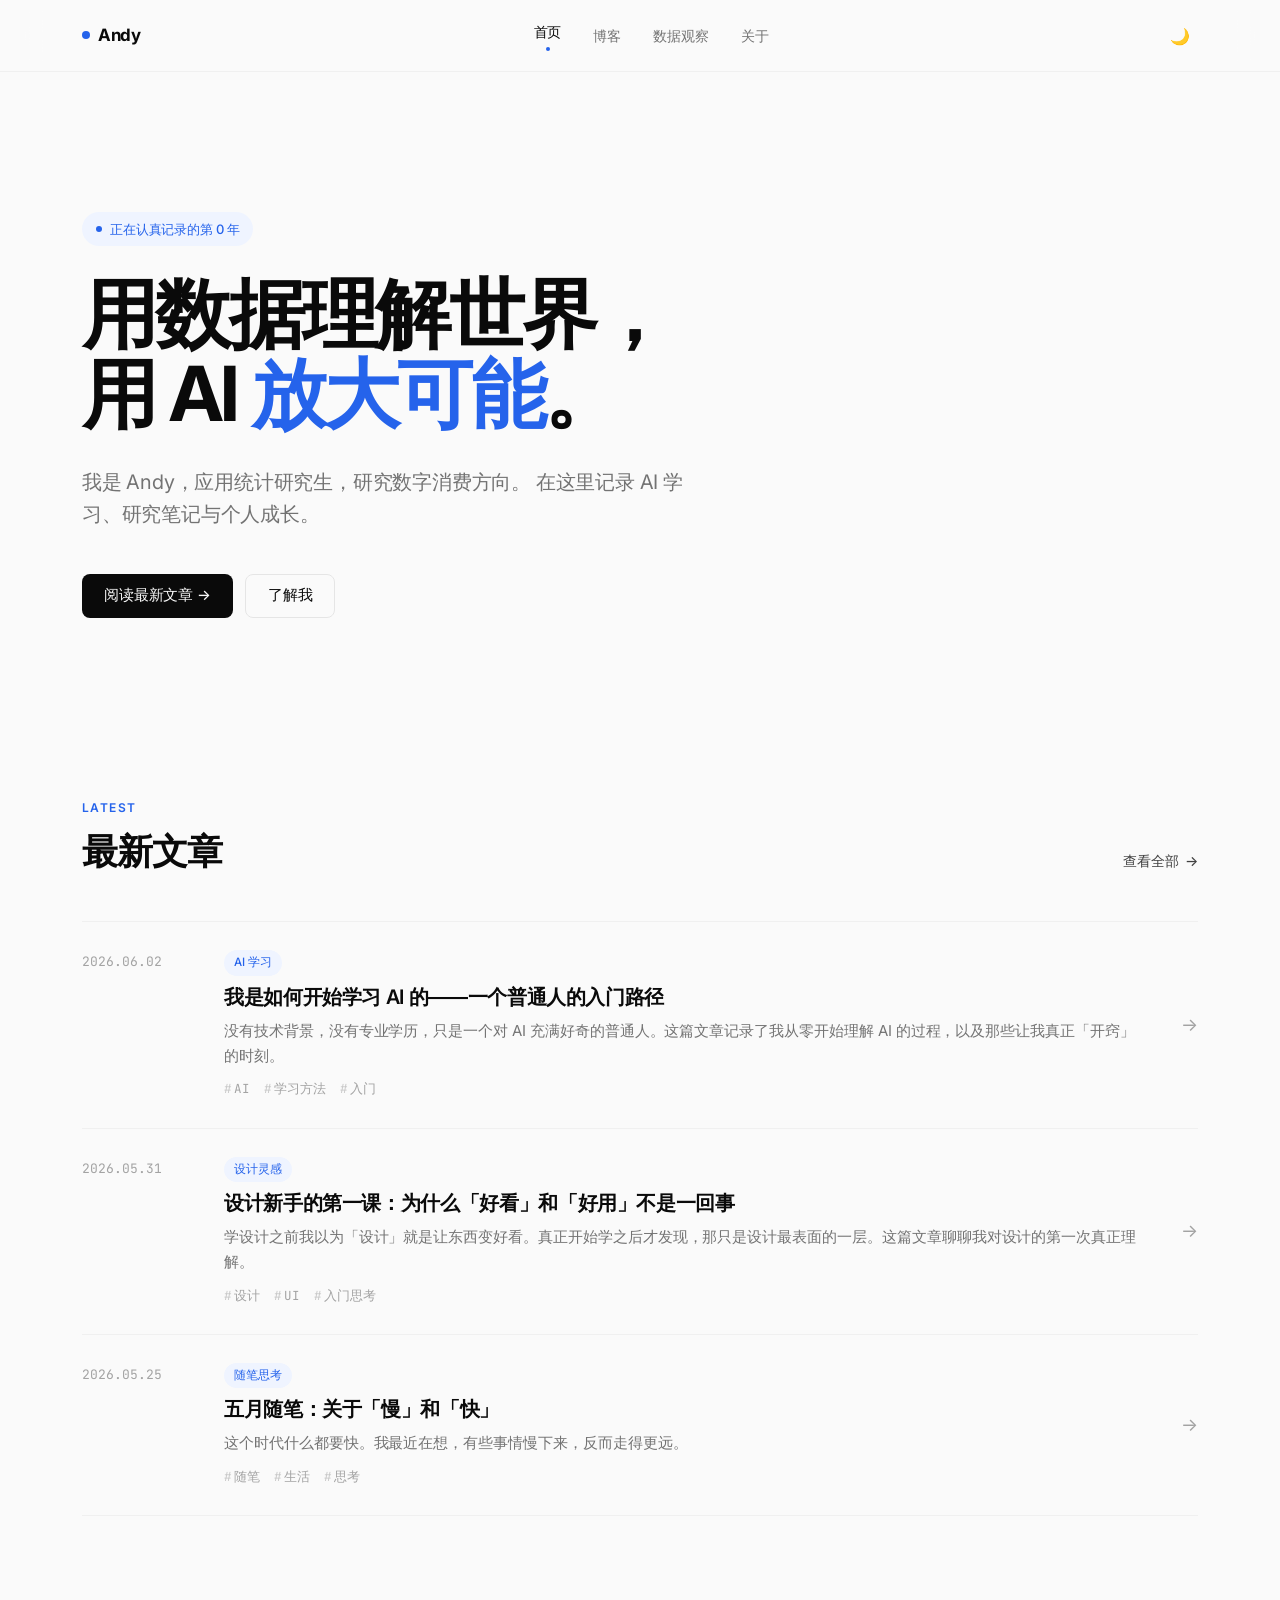
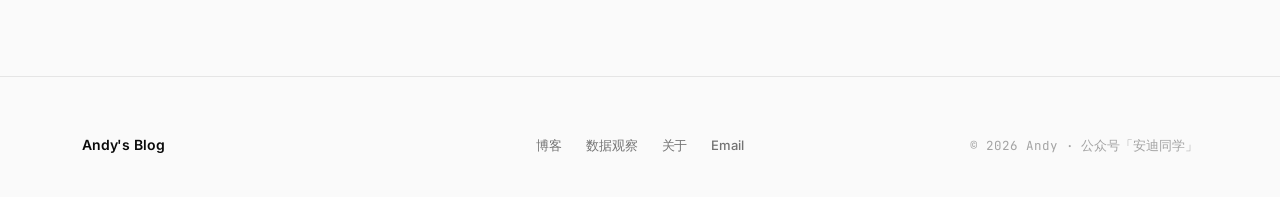
<file: index.html>
<!DOCTYPE html>
<html lang="zh-CN" data-theme="light">
<head>
  <meta charset="UTF-8" />
  <meta name="viewport" content="width=device-width, initial-scale=1.0" />
  <!-- ✏️ 修改这里：网站标题（浏览器标签 + SEO） -->
  <title>Andy — 应用统计 · 数字消费 · AI 应用</title>
  <meta name="description" content="Andy 的个人博客 — 应用统计研究生，记录 AI 学习、数字消费研究与生活思考。" />
  <link rel="stylesheet" href="css/style.css" />
</head>
<body>

  <!-- ===== 导航栏 ===== -->
  <header class="navbar">
    <div class="container">
      <!-- ✏️ 左侧品牌名 -->
      <a href="index.html" class="nav-logo">
        <span class="logo-dot"></span>Andy
      </a>
      <nav class="nav-links">
        <a href="index.html">首页</a>
        <a href="blog.html">博客</a>
        <a href="decks.html">数据观察</a>
        <a href="about.html">关于</a>
      </nav>
      <div class="nav-actions">
        <button class="btn-theme" id="btn-theme" aria-label="切换主题">🌙</button>
        <button class="btn-menu" id="btn-menu" aria-label="菜单">☰</button>
      </div>
    </div>
  </header>
  <nav class="mobile-nav" id="mobile-nav">
    <a href="index.html">首页</a>
    <a href="blog.html">博客</a>
    <a href="decks.html">数据观察</a>
    <a href="about.html">关于</a>
  </nav>

  <main>
    <!-- ===== Hero：极简文字版 ===== -->
    <section class="hero">
      <div class="container">
        <!-- ✏️ 顶部小标签 -->
        <div class="hero-eyebrow fade-up">
          <span class="dot"></span>
          正在认真记录的第 0 年
        </div>

        <!-- ✏️ 大标题（核心定位） -->
        <h1 class="hero-title fade-up fade-up-1">
          用数据理解世界，<br />
          用 AI <span class="accent">放大可能</span>。
        </h1>

        <!-- ✏️ 一句话介绍 -->
        <p class="hero-subtitle fade-up fade-up-2">
          我是 Andy，应用统计研究生，研究数字消费方向。
          在这里记录 AI 学习、研究笔记与个人成长。
        </p>

        <!-- 主操作按钮 -->
        <div class="hero-actions fade-up fade-up-3">
          <a href="blog.html" class="btn btn-primary">阅读最新文章 →</a>
          <a href="about.html" class="btn btn-outline">了解我</a>
        </div>
      </div>
    </section>

    <!-- ===== 最新文章 ===== -->
    <section class="section">
      <div class="container">
        <div class="section-header">
          <div>
            <p class="section-label">Latest</p>
            <h2 class="section-title">最新文章</h2>
          </div>
          <a href="blog.html" class="section-link">查看全部 <span>→</span></a>
        </div>
        <div class="posts-list" id="latest-posts">
          <!-- 由 main.js 动态渲染 -->
        </div>
      </div>
    </section>
  </main>

  <!-- ===== 页脚 ===== -->
  <footer>
    <div class="container">
      <div class="footer-inner">
        <span class="footer-brand">Andy's Blog</span>
        <nav class="footer-links">
          <a href="blog.html">博客</a>
          <a href="decks.html">数据观察</a>
          <a href="about.html">关于</a>
          <a href="mailto:2950260544@qq.com">Email</a>
        </nav>
        <span class="footer-copy">© 2026 Andy · 公众号「安迪同学」</span>
      </div>
    </div>
  </footer>

  <script src="data/posts.js?v=1780837093"></script>
  <script src="js/main.js?v=1780837093"></script>
</body>
</html>
</file>
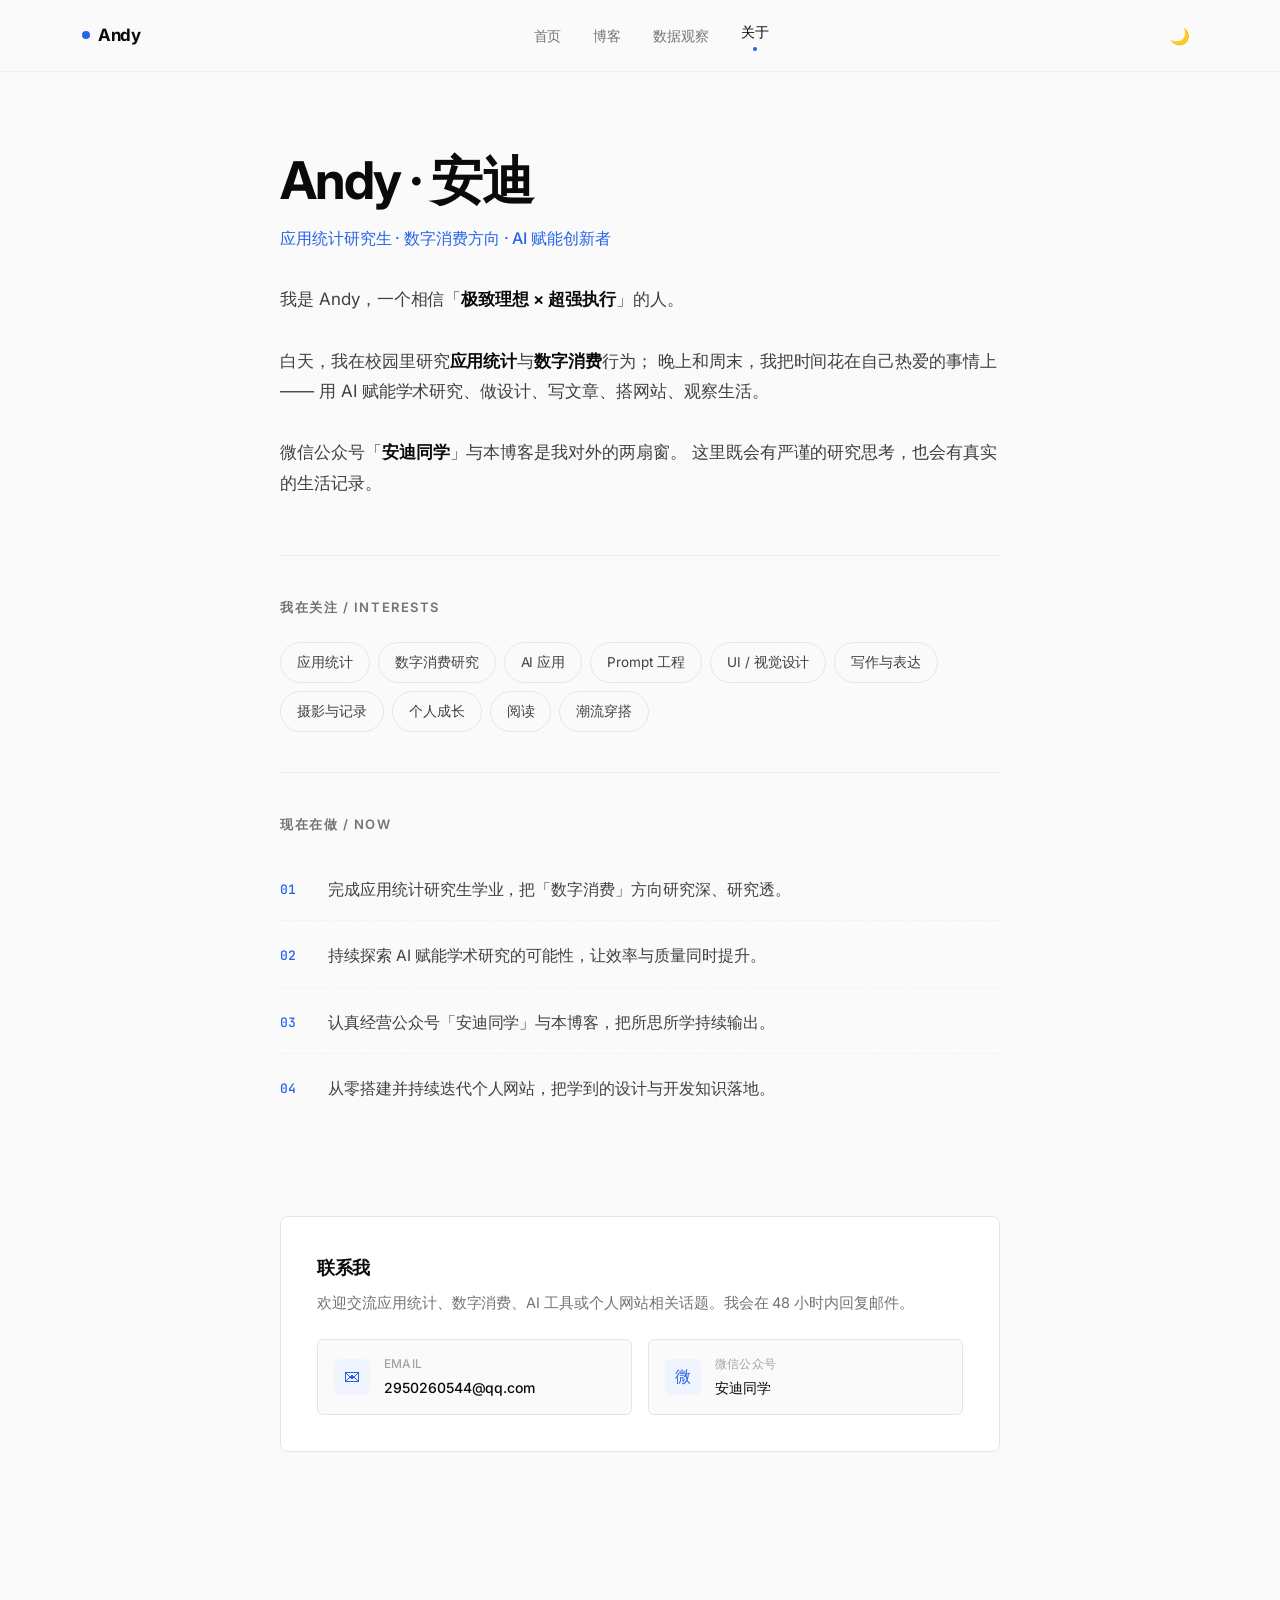
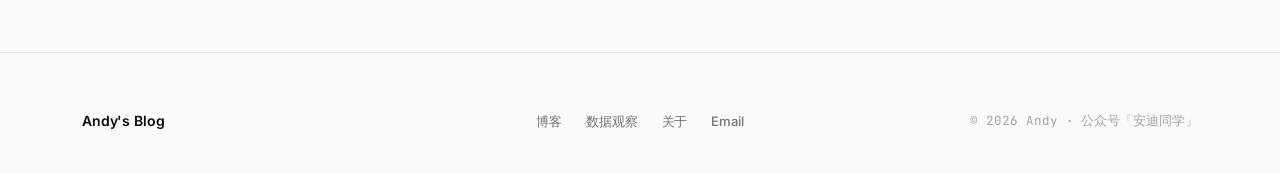
<file: about.html>
<!DOCTYPE html>
<html lang="zh-CN" data-theme="light">
<head>
  <meta charset="UTF-8" />
  <meta name="viewport" content="width=device-width, initial-scale=1.0" />
  <title>关于 — Andy</title>
  <meta name="description" content="关于 Andy — 应用统计研究生，数字消费研究方向，AI 赋能创新者。" />
  <link rel="stylesheet" href="css/style.css" />
</head>
<body>

  <header class="navbar">
    <div class="container">
      <a href="index.html" class="nav-logo">
        <span class="logo-dot"></span>Andy
      </a>
      <nav class="nav-links">
        <a href="index.html">首页</a>
        <a href="blog.html">博客</a>
        <a href="decks.html">数据观察</a>
        <a href="about.html">关于</a>
      </nav>
      <div class="nav-actions">
        <button class="btn-theme" id="btn-theme" aria-label="切换主题">🌙</button>
        <button class="btn-menu" id="btn-menu" aria-label="菜单">☰</button>
      </div>
    </div>
  </header>
  <nav class="mobile-nav" id="mobile-nav">
    <a href="index.html">首页</a>
    <a href="blog.html">博客</a>
    <a href="decks.html">数据观察</a>
    <a href="about.html">关于</a>
  </nav>

  <main>
    <div class="about-wrap">

      <!-- ===== 自我介绍 ===== -->
      <div class="fade-up">
        <!-- ✏️ 名字 -->
        <h1 class="about-intro-name">Andy · 安迪</h1>
        <!-- ✏️ 身份描述 -->
        <p class="about-intro-role">应用统计研究生 · 数字消费方向 · AI 赋能创新者</p>
        <!-- ✏️ 个人简介 -->
        <p class="about-intro-bio">
          我是 Andy，一个相信「<strong>极致理想 × 超强执行</strong>」的人。<br /><br />
          白天，我在校园里研究<strong>应用统计</strong>与<strong>数字消费</strong>行为；
          晚上和周末，我把时间花在自己热爱的事情上——
          用 AI 赋能学术研究、做设计、写文章、搭网站、观察生活。<br /><br />
          微信公众号「<strong>安迪同学</strong>」与本博客是我对外的两扇窗。
          这里既会有严谨的研究思考，也会有真实的生活记录。
        </p>
      </div>

      <!-- ===== 兴趣领域 ===== -->
      <div class="about-section fade-up fade-up-1">
        <h2 class="about-section-title">我在关注 / Interests</h2>
        <div class="tag-grid">
          <span class="tag-chip">应用统计</span>
          <span class="tag-chip">数字消费研究</span>
          <span class="tag-chip">AI 应用</span>
          <span class="tag-chip">Prompt 工程</span>
          <span class="tag-chip">UI / 视觉设计</span>
          <span class="tag-chip">写作与表达</span>
          <span class="tag-chip">摄影与记录</span>
          <span class="tag-chip">个人成长</span>
          <span class="tag-chip">阅读</span>
          <span class="tag-chip">潮流穿搭</span>
        </div>
      </div>

      <!-- ===== 当前在做 ===== -->
      <div class="about-section fade-up fade-up-2">
        <h2 class="about-section-title">现在在做 / Now</h2>
        <div class="goal-list">
          <!-- ✏️ 每行：编号 + 内容 -->
          <div class="goal-row">
            <span class="goal-num">01</span>
            <div class="goal-text">完成应用统计研究生学业，把「数字消费」方向研究深、研究透。</div>
          </div>
          <div class="goal-row">
            <span class="goal-num">02</span>
            <div class="goal-text">持续探索 AI 赋能学术研究的可能性，让效率与质量同时提升。</div>
          </div>
          <div class="goal-row">
            <span class="goal-num">03</span>
            <div class="goal-text">认真经营公众号「安迪同学」与本博客，把所思所学持续输出。</div>
          </div>
          <div class="goal-row">
            <span class="goal-num">04</span>
            <div class="goal-text">从零搭建并持续迭代个人网站，把学到的设计与开发知识落地。</div>
          </div>
        </div>
      </div>

      <!-- ===== 联系方式 ===== -->
      <div class="contact-block fade-up fade-up-3">
        <h3 class="contact-block-title">联系我</h3>
        <p class="contact-block-desc">
          欢迎交流应用统计、数字消费、AI 工具或个人网站相关话题。我会在 48 小时内回复邮件。
        </p>
        <div class="contact-list">
          <!-- ✏️ 邮箱 -->
          <a href="mailto:2950260544@qq.com" class="contact-item">
            <div class="contact-icon">✉</div>
            <div class="contact-info">
              <div class="contact-label">Email</div>
              <div class="contact-value">2950260544@qq.com</div>
            </div>
          </a>
          <!-- ✏️ 微信公众号 -->
          <div class="contact-item" style="cursor:default">
            <div class="contact-icon">微</div>
            <div class="contact-info">
              <div class="contact-label">微信公众号</div>
              <div class="contact-value">安迪同学</div>
            </div>
          </div>
        </div>
      </div>

    </div>
  </main>

  <footer>
    <div class="container">
      <div class="footer-inner">
        <span class="footer-brand">Andy's Blog</span>
        <nav class="footer-links">
          <a href="blog.html">博客</a>
          <a href="decks.html">数据观察</a>
          <a href="about.html">关于</a>
          <a href="mailto:2950260544@qq.com">Email</a>
        </nav>
        <span class="footer-copy">© 2026 Andy · 公众号「安迪同学」</span>
      </div>
    </div>
  </footer>

  <script src="data/posts.js?v=1780837093"></script>
  <script src="js/main.js?v=1780837093"></script>
</body>
</html>
</file>
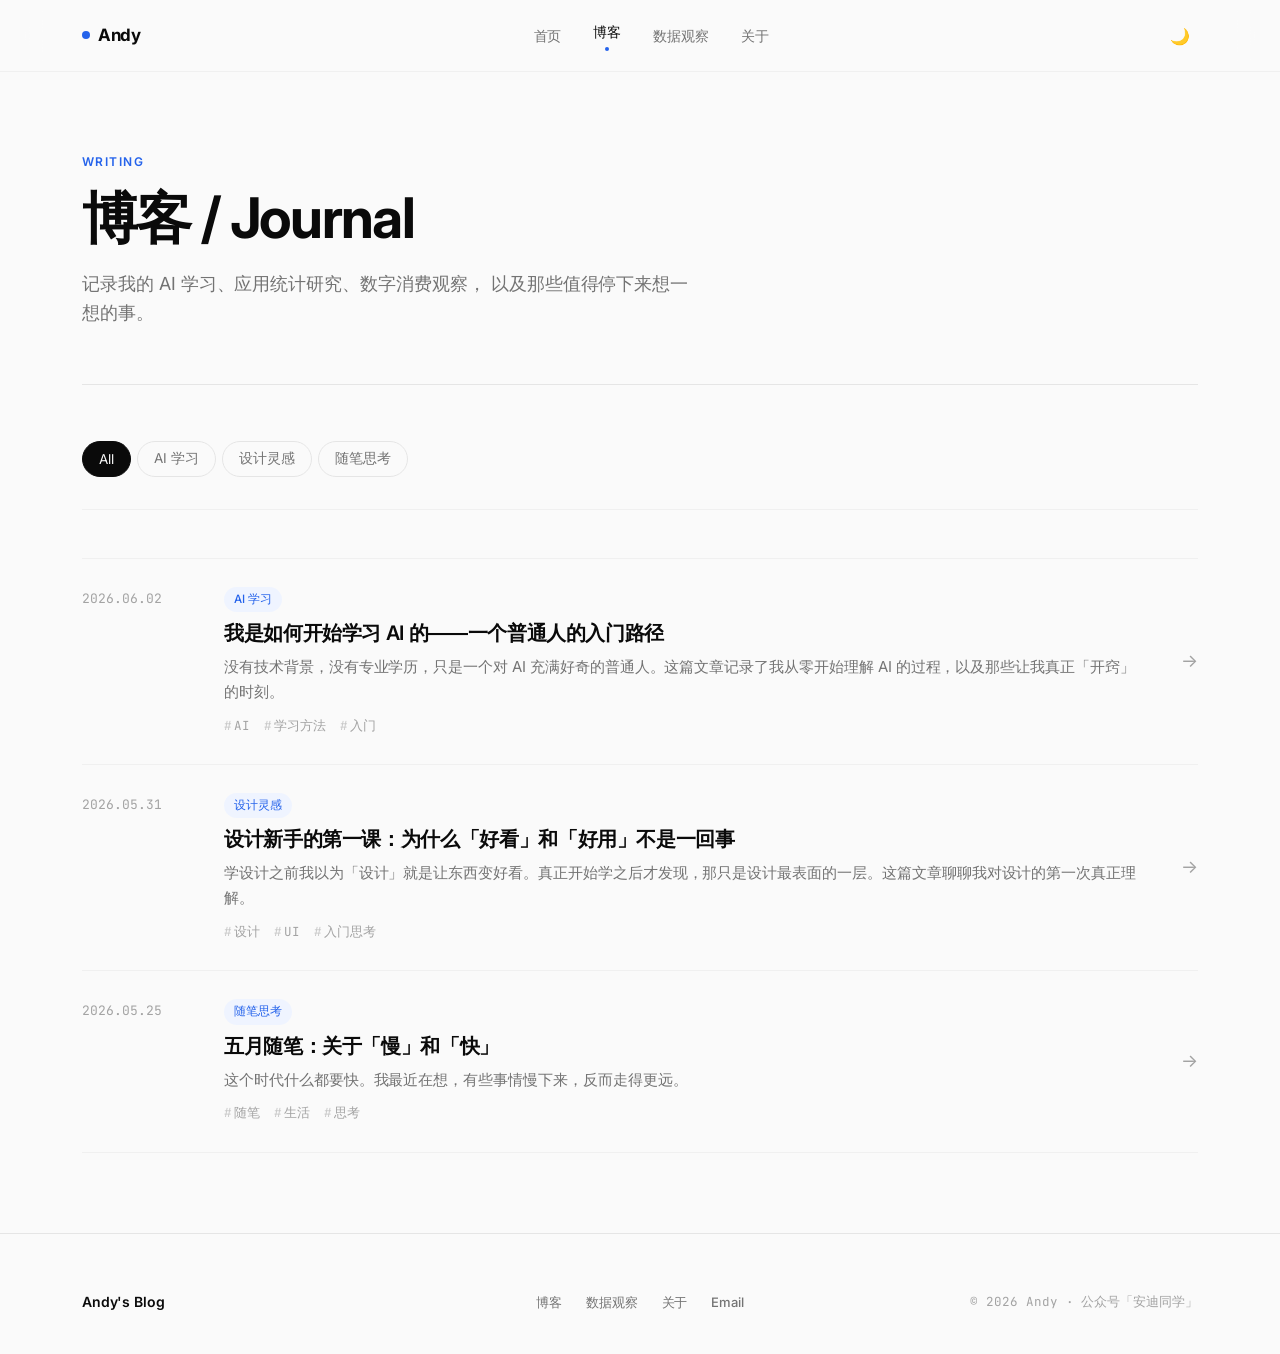
<file: blog.html>
<!DOCTYPE html>
<html lang="zh-CN" data-theme="light">
<head>
  <meta charset="UTF-8" />
  <meta name="viewport" content="width=device-width, initial-scale=1.0" />
  <title>博客 — Andy</title>
  <meta name="description" content="Andy 的博客文章 — AI 学习、应用统计、数字消费研究与生活随笔。" />
  <link rel="stylesheet" href="css/style.css" />
</head>
<body>

  <header class="navbar">
    <div class="container">
      <a href="index.html" class="nav-logo">
        <span class="logo-dot"></span>Andy
      </a>
      <nav class="nav-links">
        <a href="index.html">首页</a>
        <a href="blog.html">博客</a>
        <a href="decks.html">数据观察</a>
        <a href="about.html">关于</a>
      </nav>
      <div class="nav-actions">
        <button class="btn-theme" id="btn-theme" aria-label="切换主题">🌙</button>
        <button class="btn-menu" id="btn-menu" aria-label="菜单">☰</button>
      </div>
    </div>
  </header>
  <nav class="mobile-nav" id="mobile-nav">
    <a href="index.html">首页</a>
    <a href="blog.html">博客</a>
    <a href="decks.html">数据观察</a>
    <a href="about.html">关于</a>
  </nav>

  <main>
    <div class="container">

      <div class="page-header fade-up">
        <p class="page-header-label">Writing</p>
        <!-- ✏️ 修改：博客页标题 + 描述 -->
        <h1 class="page-header-title">博客 / Journal</h1>
        <p class="page-header-desc">
          记录我的 AI 学习、应用统计研究、数字消费观察，
          以及那些值得停下来想一想的事。
        </p>
      </div>

      <!-- 分类筛选 -->
      <div class="blog-filter fade-up fade-up-1" id="blog-filter"></div>

      <!-- 文章列表 -->
      <div class="posts-list fade-up fade-up-2" id="post-list"></div>

    </div>
  </main>

  <footer>
    <div class="container">
      <div class="footer-inner">
        <span class="footer-brand">Andy's Blog</span>
        <nav class="footer-links">
          <a href="blog.html">博客</a>
          <a href="decks.html">数据观察</a>
          <a href="about.html">关于</a>
          <a href="mailto:2950260544@qq.com">Email</a>
        </nav>
        <span class="footer-copy">© 2026 Andy · 公众号「安迪同学」</span>
      </div>
    </div>
  </footer>

  <script src="data/posts.js?v=1780837093"></script>
  <script src="js/main.js?v=1780837093"></script>
</body>
</html>
</file>
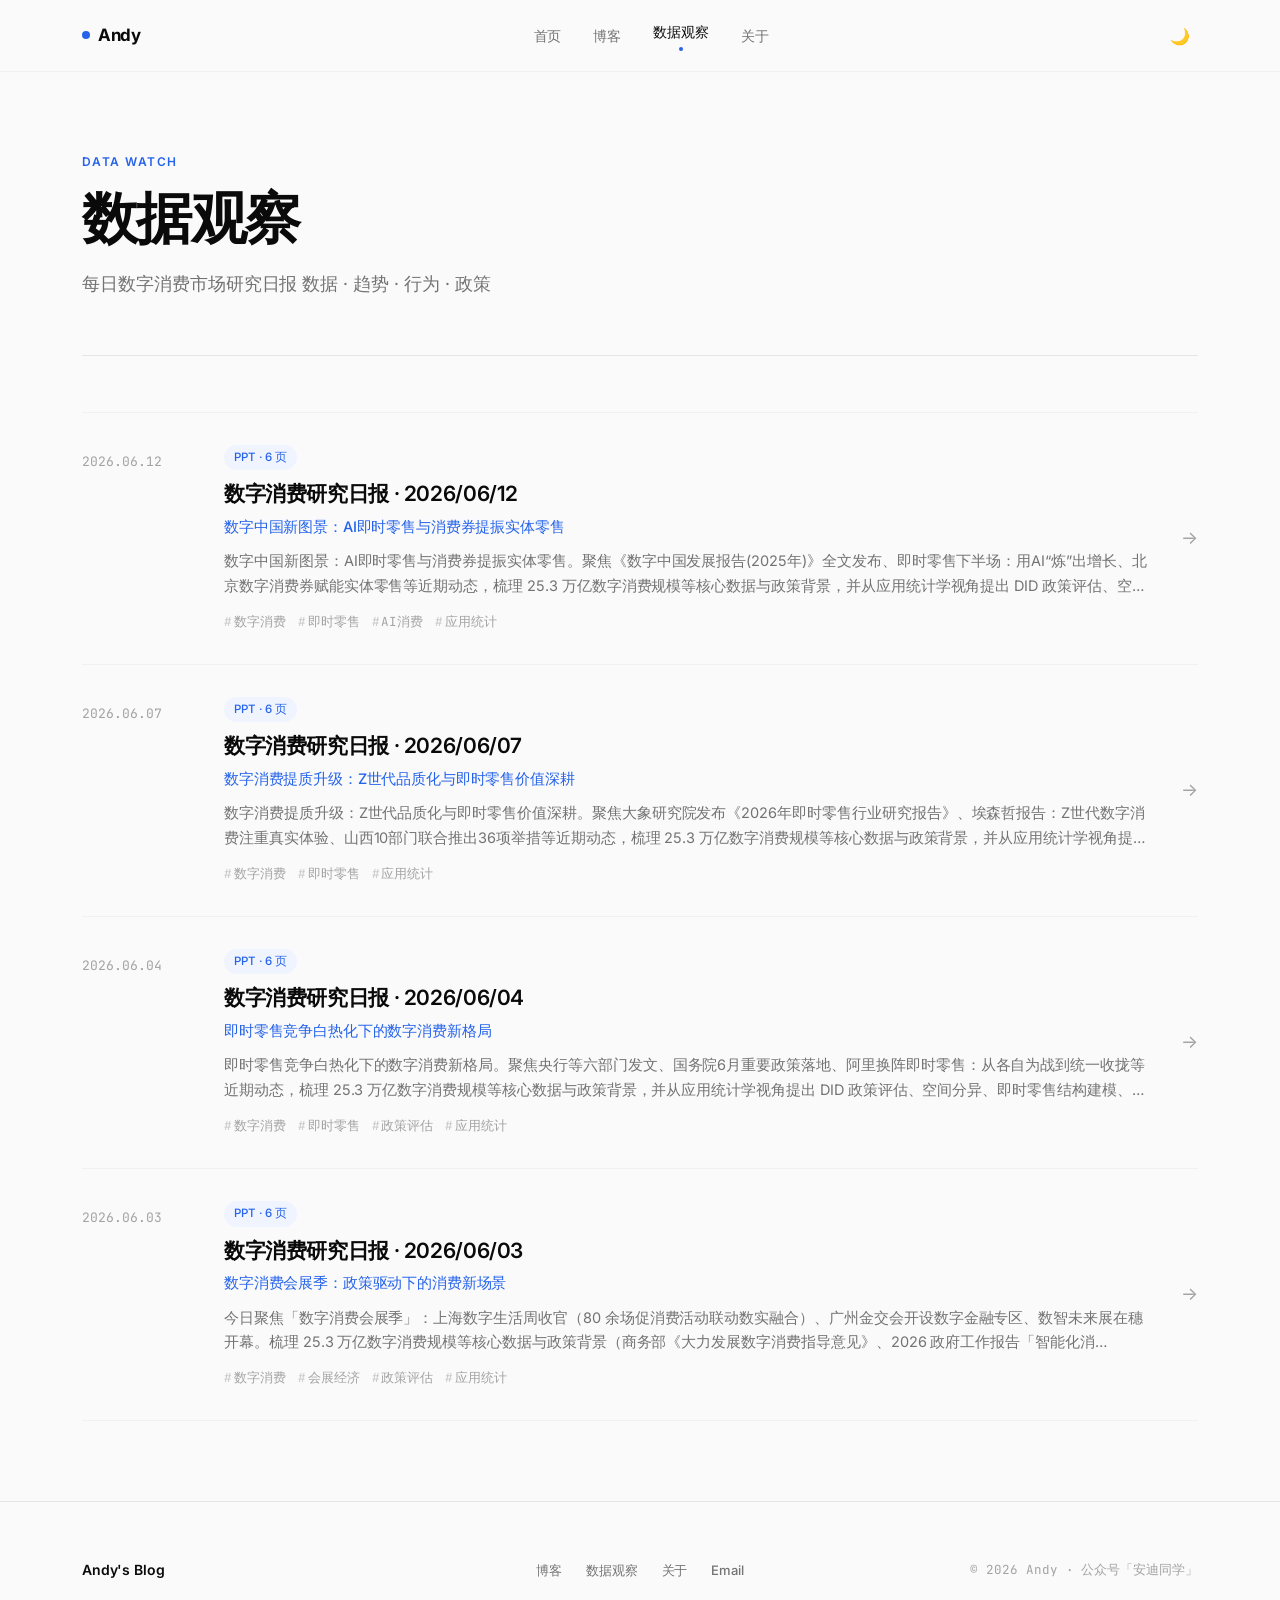
<file: decks.html>
<!DOCTYPE html>
<html lang="zh-CN" data-theme="light">
<head>
  <meta charset="UTF-8" />
  <meta name="viewport" content="width=device-width, initial-scale=1.0" />
  <title>数据观察 — Andy</title>
  <meta name="description" content="Andy 的数据观察 — 每日数字消费 PPT 研究日报" />
  <link rel="stylesheet" href="css/style.css" />
</head>
<body>

  <header class="navbar">
    <div class="container">
      <a href="index.html" class="nav-logo">
        <span class="logo-dot"></span>Andy
      </a>
      <nav class="nav-links">
        <a href="index.html">首页</a>
        <a href="blog.html">博客</a>
        <a href="decks.html">数据观察</a>
        <a href="about.html">关于</a>
      </nav>
      <div class="nav-actions">
        <button class="btn-theme" id="btn-theme" aria-label="切换主题">🌙</button>
        <button class="btn-menu" id="btn-menu" aria-label="菜单">☰</button>
      </div>
    </div>
  </header>
  <nav class="mobile-nav" id="mobile-nav">
    <a href="index.html">首页</a>
    <a href="blog.html">博客</a>
    <a href="decks.html">数据观察</a>
    <a href="about.html">关于</a>
  </nav>

  <main>
    <div class="container">
      <div class="page-header fade-up">
        <p class="page-header-label">Data Watch</p>
        <h1 class="page-header-title">数据观察</h1>
        <p class="page-header-desc">
          每日数字消费市场研究日报
          
          数据 · 趋势 · 行为 · 政策
        </p>
      </div>

      <div class="decks-list fade-up fade-up-1" id="decks-list"></div>
    </div>
  </main>

  <footer>
    <div class="container">
      <div class="footer-inner">
        <span class="footer-brand">Andy's Blog</span>
        <nav class="footer-links">
          <a href="blog.html">博客</a>
          <a href="decks.html">数据观察</a>
          <a href="about.html">关于</a>
          <a href="mailto:2950260544@qq.com">Email</a>
        </nav>
        <span class="footer-copy">© 2026 Andy · 公众号「安迪同学」</span>
      </div>
    </div>
  </footer>

  <script src="data/decks.js?v=1780837093"></script>
  <script src="js/main.js?v=1780837093"></script>
</body>
</html>
</file>
<file: css/style.css>
/* ================================================================
   Andy's Blog — Premium Editorial Stylesheet
   设计语言：Swiss Modernism 2.0 · 清亮蓝白
   字体：Inter (英文/数字) + 思源黑体/苹方 (中文)
   ============================================================== */

/* ===== Google Fonts: Inter ===== */
@import url('https://fonts.googleapis.com/css2?family=Inter:wght@400;500;600;700;800&family=JetBrains+Mono:wght@400;500&display=swap');

/* ===== Design Tokens — Light ===== */
:root {
  /* 主色 */
  --color-primary:     #2563EB;   /* 清亮蓝 */
  --color-primary-2:   #1E40AF;   /* 深蓝（点缀/hover） */
  --color-primary-soft:#EFF4FF;   /* 蓝色柔背景 */

  /* 中性 */
  --color-bg:          #FAFAFA;   /* 象牙白主背景 */
  --color-surface:     #FFFFFF;   /* 卡片纯白 */
  --color-text:        #0A0A0A;   /* 极深黑（标题） */
  --color-text-2:      #404040;   /* 正文 */
  --color-text-3:      #737373;   /* 辅助 */
  --color-text-4:      #A3A3A3;   /* 弱化（日期/标注） */
  --color-border:      #E5E5E5;   /* 边框 */
  --color-border-soft: #F0F0F0;   /* 浅分隔 */

  /* 状态 */
  --color-danger:      #DC2626;

  /* 字体 */
  --font-sans: 'Inter', -apple-system, BlinkMacSystemFont, "PingFang SC",
               "Hiragino Sans GB", "Microsoft YaHei", "Source Han Sans CN", sans-serif;
  --font-mono: 'JetBrains Mono', SFMono-Regular, Consolas, monospace;

  /* 尺寸 */
  --max-w-prose:  720px;   /* 文章正文最大宽度 */
  --max-w:        1180px;  /* 全站容器宽度 */
  --nav-h:        72px;
  --radius:       8px;
  --radius-sm:    6px;

  /* 阴影（极克制） */
  --shadow-sm: 0 1px 2px rgba(15,23,42,.04);
  --shadow-md: 0 4px 16px rgba(15,23,42,.06);

  /* 动效 */
  --ease: cubic-bezier(.4, 0, .2, 1);
  --t-fast: .15s var(--ease);
  --t: .25s var(--ease);
}

/* ===== Design Tokens — Dark ===== */
[data-theme="dark"] {
  --color-primary:     #60A5FA;
  --color-primary-2:   #93C5FD;
  --color-primary-soft:#1E293B;

  --color-bg:          #0A0A0A;
  --color-surface:     #141414;
  --color-text:        #FAFAFA;
  --color-text-2:      #D4D4D4;
  --color-text-3:      #A3A3A3;
  --color-text-4:      #737373;
  --color-border:      #262626;
  --color-border-soft: #1F1F1F;

  --shadow-sm: 0 1px 2px rgba(0,0,0,.4);
  --shadow-md: 0 4px 16px rgba(0,0,0,.5);
}

/* ===== Reset & Base ===== */
*, *::before, *::after { box-sizing: border-box; margin: 0; padding: 0; }
html { scroll-behavior: smooth; -webkit-text-size-adjust: 100%; }
body {
  font-family: var(--font-sans);
  background: var(--color-bg);
  color: var(--color-text-2);
  font-size: 16px;
  line-height: 1.7;
  letter-spacing: -0.003em;
  -webkit-font-smoothing: antialiased;
  -moz-osx-font-smoothing: grayscale;
  min-height: 100vh;
  transition: background var(--t), color var(--t);
}
img, svg { max-width: 100%; display: block; }
a { color: var(--color-primary); text-decoration: none; transition: color var(--t-fast); }
a:hover { color: var(--color-primary-2); }
ul, ol { list-style: none; }
button {
  cursor: pointer;
  font-family: inherit;
  font-size: inherit;
  background: none;
  border: none;
  color: inherit;
}
::selection { background: var(--color-primary); color: #fff; }

/* 滚动条 */
::-webkit-scrollbar { width: 8px; height: 8px; }
::-webkit-scrollbar-track { background: transparent; }
::-webkit-scrollbar-thumb { background: var(--color-border); border-radius: 4px; }
::-webkit-scrollbar-thumb:hover { background: var(--color-text-4); }

/* ===== Layout: 容器 ===== */
.container {
  max-width: var(--max-w);
  margin: 0 auto;
  padding: 0 32px;
}
.prose-container {
  max-width: var(--max-w-prose);
  margin: 0 auto;
  padding: 0 24px;
}
@media (max-width: 640px) {
  .container { padding: 0 20px; }
  .prose-container { padding: 0 20px; }
}

/* ===== Navigation ===== */
.navbar {
  position: sticky;
  top: 0;
  z-index: 100;
  height: var(--nav-h);
  background: rgba(250, 250, 250, 0.8);
  backdrop-filter: saturate(180%) blur(20px);
  -webkit-backdrop-filter: saturate(180%) blur(20px);
  border-bottom: 1px solid var(--color-border-soft);
  transition: all var(--t);
}
[data-theme="dark"] .navbar { background: rgba(10, 10, 10, 0.8); }
.navbar .container {
  height: 100%;
  display: flex;
  align-items: center;
  justify-content: space-between;
}
.nav-logo {
  font-size: 17px;
  font-weight: 700;
  color: var(--color-text);
  letter-spacing: -0.02em;
  display: flex;
  align-items: center;
  gap: 8px;
}
.nav-logo:hover { color: var(--color-primary); }
.nav-logo .logo-dot {
  display: inline-block;
  width: 8px;
  height: 8px;
  background: var(--color-primary);
  border-radius: 50%;
}
.nav-links { display: flex; align-items: center; gap: 4px; }
.nav-links a {
  font-size: 14px;
  font-weight: 500;
  color: var(--color-text-3);
  padding: 8px 14px;
  border-radius: var(--radius-sm);
  transition: all var(--t-fast);
}
.nav-links a:hover { color: var(--color-text); background: var(--color-border-soft); }
.nav-links a.active { color: var(--color-text); }
.nav-links a.active::after {
  content: '';
  display: block;
  width: 4px;
  height: 4px;
  background: var(--color-primary);
  border-radius: 50%;
  margin: 4px auto 0;
}

.nav-actions { display: flex; align-items: center; gap: 8px; }
.btn-theme,
.btn-menu {
  width: 36px;
  height: 36px;
  display: flex;
  align-items: center;
  justify-content: center;
  border-radius: var(--radius-sm);
  color: var(--color-text-3);
  transition: all var(--t-fast);
}
.btn-theme:hover,
.btn-menu:hover { color: var(--color-text); background: var(--color-border-soft); }
.btn-menu { display: none; }

/* 移动端导航 */
.mobile-nav {
  display: none;
  flex-direction: column;
  padding: 12px 20px 20px;
  border-bottom: 1px solid var(--color-border);
  background: var(--color-bg);
}
.mobile-nav.open { display: flex; }
.mobile-nav a {
  padding: 12px 14px;
  border-radius: var(--radius-sm);
  font-size: 15px;
  color: var(--color-text-2);
}
.mobile-nav a:hover,
.mobile-nav a.active { background: var(--color-border-soft); color: var(--color-text); }

/* ===== Buttons ===== */
.btn {
  display: inline-flex;
  align-items: center;
  gap: 8px;
  height: 44px;
  padding: 0 22px;
  border-radius: var(--radius);
  font-size: 14.5px;
  font-weight: 500;
  letter-spacing: -0.01em;
  transition: all var(--t-fast);
  white-space: nowrap;
}
.btn-primary {
  background: var(--color-text);
  color: var(--color-bg);
}
.btn-primary:hover {
  background: var(--color-primary);
  color: #fff;
  transform: translateY(-1px);
}
.btn-outline {
  background: transparent;
  color: var(--color-text);
  border: 1px solid var(--color-border);
}
.btn-outline:hover {
  border-color: var(--color-text);
  background: var(--color-surface);
  transform: translateY(-1px);
}
.btn-ghost {
  background: transparent;
  color: var(--color-text-2);
  padding: 0 14px;
  height: 36px;
}
.btn-ghost:hover { color: var(--color-primary); }

/* ===== Hero（极简文字版）===== */
.hero {
  padding: 140px 0 100px;
}
.hero-eyebrow {
  display: inline-flex;
  align-items: center;
  gap: 8px;
  font-size: 13px;
  font-weight: 500;
  color: var(--color-primary);
  background: var(--color-primary-soft);
  padding: 6px 14px;
  border-radius: 999px;
  margin-bottom: 28px;
  letter-spacing: -0.01em;
}
.hero-eyebrow .dot {
  width: 6px;
  height: 6px;
  border-radius: 50%;
  background: var(--color-primary);
  animation: pulse 2s infinite;
}
@keyframes pulse {
  0%, 100% { opacity: 1; }
  50% { opacity: .4; }
}

.hero-title {
  font-size: clamp(40px, 7vw, 76px);
  font-weight: 700;
  line-height: 1.05;
  letter-spacing: -0.035em;
  color: var(--color-text);
  margin-bottom: 32px;
  max-width: 900px;
}
.hero-title .accent {
  color: var(--color-primary);
}
.hero-subtitle {
  font-size: clamp(17px, 2vw, 20px);
  line-height: 1.6;
  color: var(--color-text-3);
  max-width: 620px;
  margin-bottom: 44px;
  letter-spacing: -0.01em;
}
.hero-actions {
  display: flex;
  flex-wrap: wrap;
  gap: 12px;
}

@media (max-width: 640px) {
  .hero { padding: 80px 0 64px; }
}

/* ===== Section Header ===== */
.section { padding: 80px 0; }
.section-sm { padding: 56px 0; }

.section-header {
  display: flex;
  align-items: flex-end;
  justify-content: space-between;
  margin-bottom: 48px;
  gap: 24px;
  flex-wrap: wrap;
}
.section-label {
  font-size: 12px;
  font-weight: 600;
  text-transform: uppercase;
  letter-spacing: 0.12em;
  color: var(--color-primary);
  margin-bottom: 12px;
}
.section-title {
  font-size: clamp(28px, 3.5vw, 36px);
  font-weight: 700;
  letter-spacing: -0.025em;
  color: var(--color-text);
  line-height: 1.2;
}
.section-link {
  font-size: 14px;
  font-weight: 500;
  color: var(--color-text-2);
  display: inline-flex;
  align-items: center;
  gap: 6px;
  transition: gap var(--t-fast);
}
.section-link:hover { color: var(--color-primary); gap: 10px; }

/* ===== Page Header ===== */
.page-header {
  padding: 80px 0 56px;
  border-bottom: 1px solid var(--color-border);
  margin-bottom: 56px;
}
.page-header-label {
  font-size: 12px;
  font-weight: 600;
  text-transform: uppercase;
  letter-spacing: 0.12em;
  color: var(--color-primary);
  margin-bottom: 16px;
}
.page-header-title {
  font-size: clamp(36px, 5vw, 56px);
  font-weight: 700;
  letter-spacing: -0.03em;
  line-height: 1.1;
  color: var(--color-text);
  margin-bottom: 20px;
}
.page-header-desc {
  font-size: 18px;
  line-height: 1.6;
  color: var(--color-text-3);
  max-width: 620px;
}

/* ===== 文章列表（首页 / 博客页通用）===== */
.posts-list {
  display: flex;
  flex-direction: column;
}
.post-row {
  display: grid;
  grid-template-columns: 110px 1fr auto;
  gap: 32px;
  align-items: baseline;
  padding: 28px 0;
  border-bottom: 1px solid var(--color-border-soft);
  cursor: pointer;
  transition: background var(--t-fast), padding var(--t-fast);
}
.post-row:hover {
  background: linear-gradient(to right, transparent 0%, var(--color-primary-soft) 50%, transparent 100%);
  padding-left: 16px;
  padding-right: 16px;
}
.post-row:hover .post-row-title { color: var(--color-primary); }
.post-row:first-child { border-top: 1px solid var(--color-border-soft); }
.post-row-date {
  font-family: var(--font-mono);
  font-size: 13px;
  color: var(--color-text-4);
  letter-spacing: 0;
}
.post-row-body { min-width: 0; }
.post-row-meta {
  display: flex;
  align-items: center;
  gap: 12px;
  margin-bottom: 8px;
}
.post-row-title {
  font-size: 20px;
  font-weight: 600;
  letter-spacing: -0.018em;
  line-height: 1.35;
  color: var(--color-text);
  margin-bottom: 8px;
  transition: color var(--t-fast);
}
.post-row-summary {
  font-size: 15px;
  line-height: 1.65;
  color: var(--color-text-3);
  margin-bottom: 10px;
  display: -webkit-box;
  -webkit-line-clamp: 2;
  -webkit-box-orient: vertical;
  overflow: hidden;
}
.post-row-tags {
  display: flex;
  gap: 14px;
  font-size: 12.5px;
  color: var(--color-text-4);
  font-family: var(--font-mono);
}
.post-row-tags span::before { content: '#'; opacity: 0.6; margin-right: 2px; }
.post-row-arrow {
  font-size: 18px;
  color: var(--color-text-4);
  transition: all var(--t-fast);
  align-self: center;
}
.post-row:hover .post-row-arrow {
  color: var(--color-primary);
  transform: translateX(4px);
}

@media (max-width: 768px) {
  .post-row {
    grid-template-columns: 1fr;
    gap: 8px;
    padding: 24px 0;
  }
  .post-row-arrow { display: none; }
  .post-row-date { font-size: 12px; }
  .post-row-title { font-size: 18px; }
}

/* 分类徽章 */
.cat-badge {
  display: inline-flex;
  align-items: center;
  font-size: 11.5px;
  font-weight: 500;
  padding: 3px 10px;
  border-radius: 999px;
  background: var(--color-primary-soft);
  color: var(--color-primary);
  letter-spacing: 0;
}

/* ===== 博客分类筛选 ===== */
.blog-filter {
  display: flex;
  flex-wrap: wrap;
  gap: 6px;
  margin-bottom: 48px;
  padding-bottom: 32px;
  border-bottom: 1px solid var(--color-border-soft);
}
.filter-btn {
  font-size: 13.5px;
  padding: 8px 16px;
  border-radius: 999px;
  color: var(--color-text-3);
  background: transparent;
  border: 1px solid var(--color-border);
  transition: all var(--t-fast);
}
.filter-btn:hover { color: var(--color-text); border-color: var(--color-text); }
.filter-btn.active {
  background: var(--color-text);
  color: var(--color-bg);
  border-color: var(--color-text);
}

/* ===== Empty state ===== */
.empty-state {
  padding: 80px 0;
  text-align: center;
  color: var(--color-text-3);
}
.empty-state .empty-icon {
  font-size: 32px;
  margin-bottom: 16px;
  opacity: .4;
}

/* ================================================================
   数据观察 / Data Watch
   ============================================================== */

/* 列表行 */
.decks-list { display: flex; flex-direction: column; }
.deck-row {
  display: grid;
  grid-template-columns: 110px 1fr auto;
  gap: 32px;
  align-items: flex-start;
  padding: 32px 0;
  border-bottom: 1px solid var(--color-border-soft);
  cursor: pointer;
  transition: background var(--t-fast), padding var(--t-fast);
}
.deck-row:first-child { border-top: 1px solid var(--color-border-soft); }
.deck-row:hover {
  background: linear-gradient(to right, transparent, var(--color-primary-soft) 50%, transparent);
  padding-left: 16px;
  padding-right: 16px;
}
.deck-row:hover .deck-row-title { color: var(--color-primary); }
.deck-row-date {
  font-family: var(--font-mono);
  font-size: 13px;
  color: var(--color-text-4);
  padding-top: 6px;
}
.deck-row-body { min-width: 0; }
.deck-row-meta {
  display: flex;
  align-items: center;
  gap: 12px;
  margin-bottom: 10px;
}
.deck-row-title {
  font-size: 21px;
  font-weight: 600;
  letter-spacing: -0.018em;
  line-height: 1.35;
  color: var(--color-text);
  margin-bottom: 6px;
  transition: color var(--t-fast);
}
.deck-row-subtitle {
  font-size: 14.5px;
  color: var(--color-primary);
  font-weight: 500;
  letter-spacing: -0.01em;
  margin-bottom: 10px;
}
.deck-row-summary {
  font-size: 14.5px;
  line-height: 1.7;
  color: var(--color-text-3);
  margin-bottom: 12px;
  display: -webkit-box;
  -webkit-line-clamp: 2;
  -webkit-box-orient: vertical;
  overflow: hidden;
}
.deck-row-tags {
  display: flex;
  gap: 12px;
  font-size: 12.5px;
  color: var(--color-text-4);
  font-family: var(--font-mono);
  flex-wrap: wrap;
}
.deck-row-tags span::before { content: '#'; opacity: 0.6; margin-right: 2px; }
@media (max-width: 768px) {
  .deck-row { grid-template-columns: 1fr; gap: 8px; padding: 24px 0; }
  .deck-row .post-row-arrow { display: none; }
  .deck-row-title { font-size: 19px; }
}

/* 详情页 */
.deck-detail-subtitle {
  font-size: 18px;
  color: var(--color-primary);
  font-weight: 500;
  letter-spacing: -0.015em;
  margin-bottom: 20px;
  line-height: 1.5;
}
.deck-actions {
  display: flex;
  flex-wrap: wrap;
  gap: 12px;
  margin: 8px 0 36px;
  padding-bottom: 32px;
  border-bottom: 1px solid var(--color-border-soft);
}
.deck-preview {
  margin-bottom: 56px;
  border: 1px solid var(--color-border);
  border-radius: var(--radius);
  overflow: hidden;
  background: var(--color-surface);
  box-shadow: var(--shadow-md);
}
.deck-preview iframe {
  width: 100%;
  height: 640px;
  display: block;
  border: none;
  background: #f5f5f5;
}
[data-theme="dark"] .deck-preview iframe { background: #222; }
.deck-preview-note {
  padding: 14px 20px;
  background: var(--color-primary-soft);
  color: var(--color-text-3);
  font-size: 13px;
  line-height: 1.6;
  border-top: 1px solid var(--color-border-soft);
}
.deck-summary-block {
  padding: 28px;
  background: var(--color-surface);
  border: 1px solid var(--color-border);
  border-radius: var(--radius);
  margin-bottom: 48px;
}
.deck-summary-block .about-section-title { margin-bottom: 12px; }
@media (max-width: 640px) {
  .deck-preview iframe { height: 420px; }
  .deck-preview-note { padding: 12px 16px; font-size: 12px; }
  .deck-summary-block { padding: 20px; }
}

/* ================================================================
   关于页
   ============================================================== */
.about-wrap {
  padding: 80px 0 120px;
  max-width: var(--max-w-prose);
  margin: 0 auto;
}
.about-intro-name {
  font-size: clamp(36px, 5vw, 52px);
  font-weight: 700;
  letter-spacing: -0.03em;
  line-height: 1.1;
  color: var(--color-text);
  margin-bottom: 16px;
}
.about-intro-role {
  font-size: 16px;
  color: var(--color-primary);
  font-weight: 500;
  margin-bottom: 32px;
  letter-spacing: -0.005em;
}
.about-intro-bio {
  font-size: 17px;
  line-height: 1.8;
  color: var(--color-text-2);
  margin-bottom: 56px;
}
.about-intro-bio strong { color: var(--color-text); font-weight: 600; }

.about-section {
  padding: 40px 0;
  border-top: 1px solid var(--color-border-soft);
}
.about-section-title {
  font-size: 13px;
  font-weight: 600;
  text-transform: uppercase;
  letter-spacing: 0.12em;
  color: var(--color-text-3);
  margin-bottom: 24px;
}

.tag-grid {
  display: flex;
  flex-wrap: wrap;
  gap: 8px;
}
.tag-chip {
  padding: 8px 16px;
  border: 1px solid var(--color-border);
  border-radius: 999px;
  font-size: 13.5px;
  color: var(--color-text-2);
  transition: all var(--t-fast);
}
.tag-chip:hover {
  border-color: var(--color-primary);
  color: var(--color-primary);
  background: var(--color-primary-soft);
}

.goal-list {
  display: flex;
  flex-direction: column;
  gap: 4px;
}
.goal-row {
  display: grid;
  grid-template-columns: 32px 1fr;
  gap: 16px;
  padding: 18px 0;
  align-items: start;
  border-bottom: 1px dashed var(--color-border-soft);
}
.goal-row:last-child { border-bottom: none; }
.goal-num {
  font-family: var(--font-mono);
  font-size: 13px;
  color: var(--color-primary);
  font-weight: 500;
  padding-top: 2px;
}
.goal-text {
  font-size: 15.5px;
  line-height: 1.65;
  color: var(--color-text-2);
}

.contact-block {
  margin-top: 56px;
  padding: 36px;
  background: var(--color-surface);
  border: 1px solid var(--color-border);
  border-radius: var(--radius);
}
.contact-block-title {
  font-size: 18px;
  font-weight: 600;
  color: var(--color-text);
  margin-bottom: 8px;
  letter-spacing: -0.015em;
}
.contact-block-desc {
  font-size: 14.5px;
  color: var(--color-text-3);
  margin-bottom: 24px;
  line-height: 1.6;
}
.contact-list {
  display: grid;
  grid-template-columns: repeat(auto-fit, minmax(220px, 1fr));
  gap: 16px;
}
.contact-item {
  display: flex;
  align-items: center;
  gap: 14px;
  padding: 14px 16px;
  background: var(--color-bg);
  border: 1px solid var(--color-border);
  border-radius: var(--radius-sm);
  transition: all var(--t-fast);
}
.contact-item:hover {
  border-color: var(--color-primary);
  transform: translateY(-1px);
}
.contact-icon {
  width: 36px;
  height: 36px;
  display: flex;
  align-items: center;
  justify-content: center;
  background: var(--color-primary-soft);
  color: var(--color-primary);
  border-radius: var(--radius-sm);
  font-size: 16px;
  flex-shrink: 0;
}
.contact-info { min-width: 0; }
.contact-label {
  font-size: 12px;
  color: var(--color-text-4);
  margin-bottom: 2px;
  font-weight: 500;
  letter-spacing: 0.02em;
  text-transform: uppercase;
}
.contact-value {
  font-size: 14px;
  color: var(--color-text);
  font-weight: 500;
  white-space: nowrap;
  overflow: hidden;
  text-overflow: ellipsis;
}

/* ================================================================
   文章详情页
   ============================================================== */
.post-detail {
  padding: 56px 0 120px;
}
.post-detail-back {
  display: inline-flex;
  align-items: center;
  gap: 6px;
  font-size: 13.5px;
  color: var(--color-text-3);
  margin-bottom: 48px;
  font-family: var(--font-mono);
}
.post-detail-back:hover { color: var(--color-primary); }

.post-detail-header { margin-bottom: 48px; }
.post-detail-meta {
  display: flex;
  align-items: center;
  gap: 14px;
  font-size: 13px;
  color: var(--color-text-4);
  margin-bottom: 20px;
  font-family: var(--font-mono);
  flex-wrap: wrap;
}
.post-detail-meta .dot { color: var(--color-border); }
.post-detail-title {
  font-size: clamp(32px, 5vw, 48px);
  font-weight: 700;
  letter-spacing: -0.03em;
  line-height: 1.15;
  color: var(--color-text);
  margin-bottom: 20px;
}
.post-detail-tags {
  display: flex;
  flex-wrap: wrap;
  gap: 14px;
  font-size: 13px;
  color: var(--color-text-4);
  font-family: var(--font-mono);
}
.post-detail-tags span::before { content: '#'; opacity: 0.6; margin-right: 2px; }

/* 正文排版 */
.post-body {
  font-size: 17px;
  line-height: 1.85;
  color: var(--color-text-2);
}
.post-body > * + * { margin-top: 1.4em; }
.post-body p { margin: 0; }
.post-body h2 {
  font-size: 26px;
  font-weight: 700;
  letter-spacing: -0.02em;
  color: var(--color-text);
  margin-top: 2.2em !important;
  margin-bottom: 0.8em !important;
  line-height: 1.3;
}
.post-body h3 {
  font-size: 20px;
  font-weight: 600;
  letter-spacing: -0.015em;
  color: var(--color-text);
  margin-top: 2em !important;
  margin-bottom: 0.6em !important;
  line-height: 1.4;
}
.post-body ul, .post-body ol {
  padding-left: 1.5em;
  list-style: disc;
}
.post-body ol { list-style: decimal; }
.post-body li { margin-top: 0.4em; }
.post-body li::marker { color: var(--color-primary); }
.post-body blockquote {
  border-left: 3px solid var(--color-primary);
  padding: 4px 0 4px 24px;
  color: var(--color-text-3);
  font-style: italic;
}
.post-body code {
  font-family: var(--font-mono);
  font-size: 0.88em;
  background: var(--color-primary-soft);
  color: var(--color-primary-2);
  padding: 2px 7px;
  border-radius: 4px;
}
.post-body a {
  color: var(--color-primary);
  border-bottom: 1px solid var(--color-primary-soft);
  transition: border-color var(--t-fast);
}
.post-body a:hover { border-bottom-color: var(--color-primary); }
.post-body strong { color: var(--color-text); font-weight: 600; }
.post-body hr {
  border: none;
  height: 1px;
  background: var(--color-border);
  margin: 3em 0 !important;
}

/* 文章导航 */
.post-nav-bar {
  display: grid;
  grid-template-columns: 1fr 1fr;
  gap: 24px;
  margin-top: 72px;
  padding-top: 40px;
  border-top: 1px solid var(--color-border);
}
.post-nav-card {
  padding: 20px 24px;
  border: 1px solid var(--color-border);
  border-radius: var(--radius);
  cursor: pointer;
  transition: all var(--t-fast);
  background: var(--color-surface);
}
.post-nav-card:hover {
  border-color: var(--color-primary);
  transform: translateY(-2px);
}
.post-nav-card.next { text-align: right; }
.post-nav-card.hidden { visibility: hidden; pointer-events: none; }
.post-nav-label {
  font-size: 12px;
  color: var(--color-text-4);
  font-family: var(--font-mono);
  margin-bottom: 8px;
  letter-spacing: 0.02em;
}
.post-nav-title {
  font-size: 15px;
  font-weight: 500;
  color: var(--color-text);
  letter-spacing: -0.01em;
  line-height: 1.45;
}
.post-nav-card:hover .post-nav-title { color: var(--color-primary); }
@media (max-width: 640px) {
  .post-nav-bar { grid-template-columns: 1fr; }
  .post-nav-card.next { text-align: left; }
}

/* ================================================================
   Footer
   ============================================================== */
footer {
  border-top: 1px solid var(--color-border);
  padding: 56px 0 40px;
  margin-top: 80px;
}
.footer-inner {
  display: grid;
  grid-template-columns: 1fr auto 1fr;
  align-items: center;
  gap: 24px;
}
.footer-brand {
  font-size: 14px;
  font-weight: 600;
  color: var(--color-text);
  letter-spacing: -0.01em;
}
.footer-links {
  display: flex;
  gap: 24px;
}
.footer-links a {
  font-size: 13px;
  color: var(--color-text-3);
  font-weight: 500;
}
.footer-links a:hover { color: var(--color-primary); }
.footer-copy {
  font-size: 12.5px;
  color: var(--color-text-4);
  text-align: right;
  font-family: var(--font-mono);
}
@media (max-width: 768px) {
  .footer-inner {
    grid-template-columns: 1fr;
    text-align: center;
    gap: 18px;
  }
  .footer-copy { text-align: center; }
  .footer-links { justify-content: center; flex-wrap: wrap; gap: 16px; }
}

/* ================================================================
   动画
   ============================================================== */
@keyframes fadeUp {
  from { opacity: 0; transform: translateY(12px); }
  to   { opacity: 1; transform: translateY(0); }
}
.fade-up {
  animation: fadeUp 0.6s var(--ease) both;
}
.fade-up-1 { animation-delay: 0.08s; }
.fade-up-2 { animation-delay: 0.16s; }
.fade-up-3 { animation-delay: 0.24s; }
.fade-up-4 { animation-delay: 0.32s; }
.fade-up-5 { animation-delay: 0.40s; }

/* 尊重用户偏好 */
@media (prefers-reduced-motion: reduce) {
  *, *::before, *::after {
    animation-duration: 0.01ms !important;
    transition-duration: 0.01ms !important;
  }
}

/* ================================================================
   响应式
   ============================================================== */
@media (max-width: 768px) {
  .nav-links { display: none; }
  .btn-menu { display: flex; }
  .section { padding: 56px 0; }
  .page-header { padding: 56px 0 40px; margin-bottom: 40px; }
  .about-section { padding: 32px 0; }
  .contact-block { padding: 24px; }
  footer { padding: 40px 0 32px; }
}
</file>
